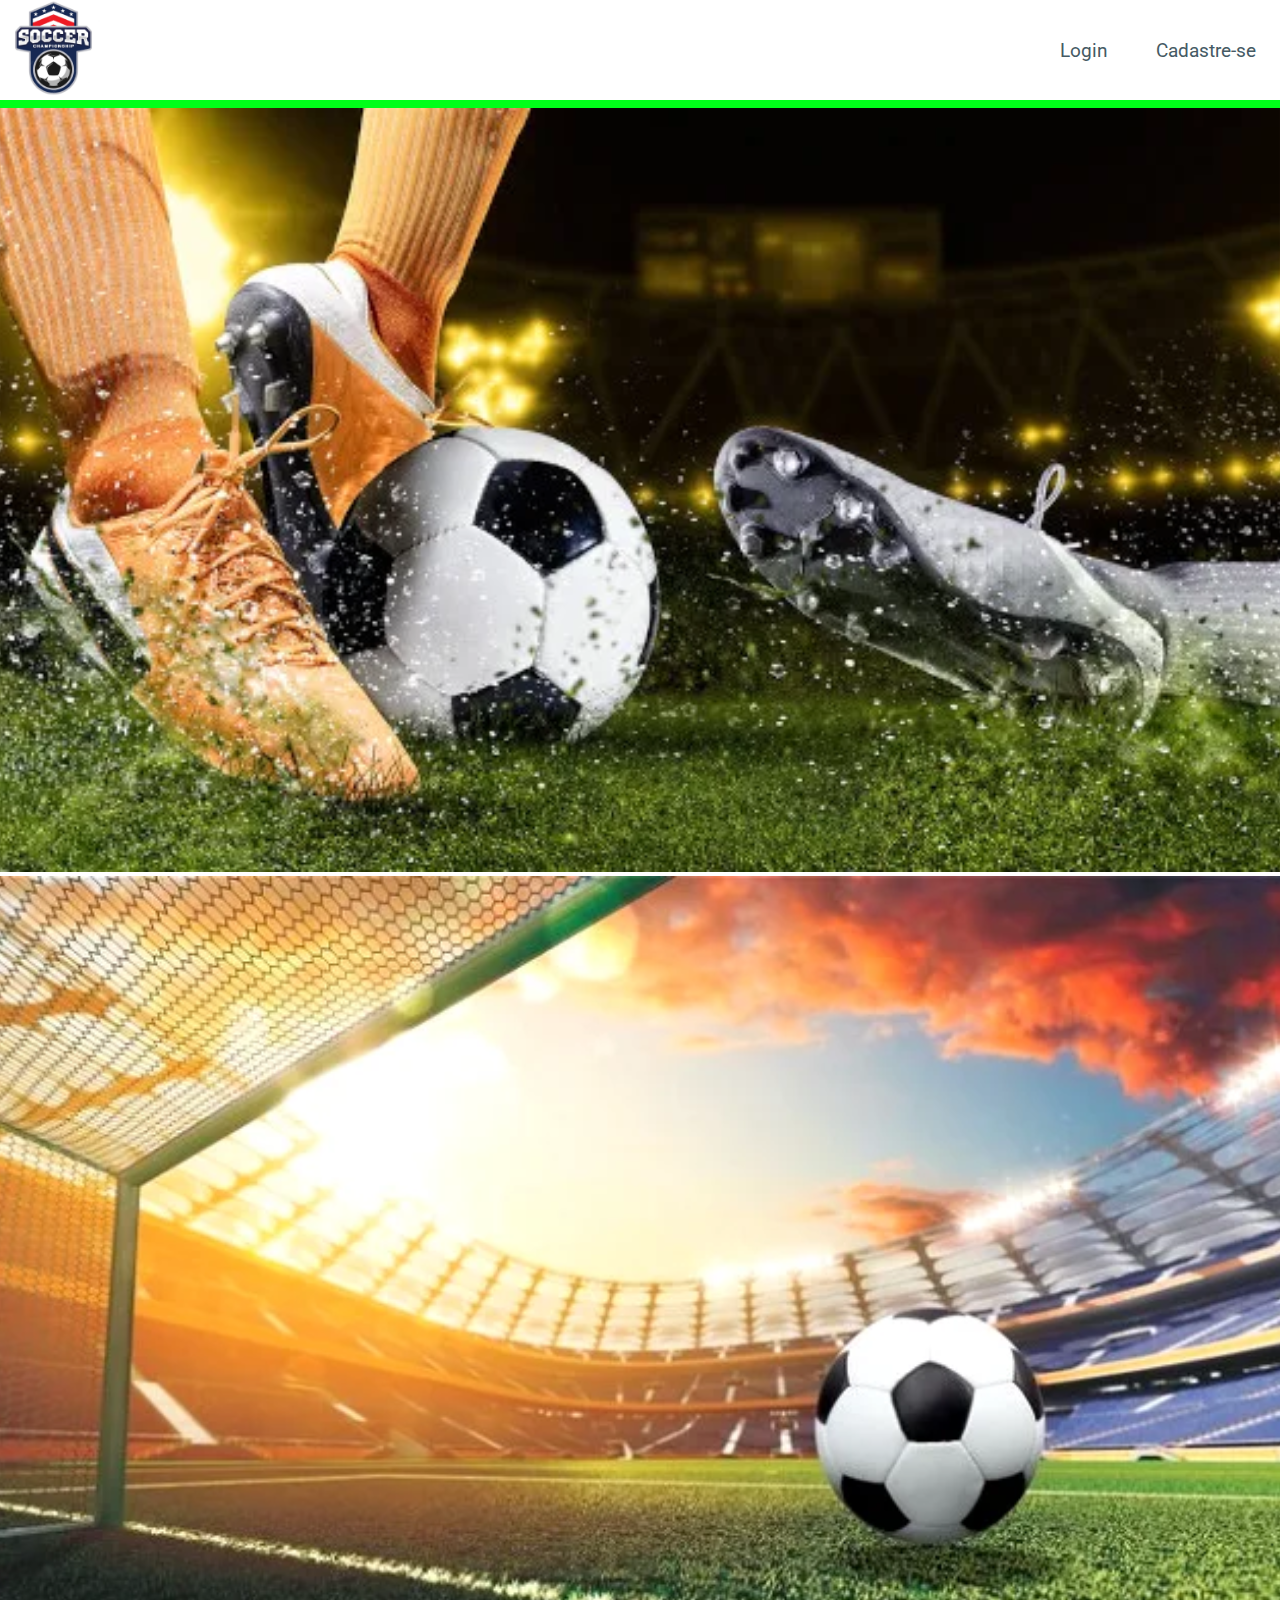
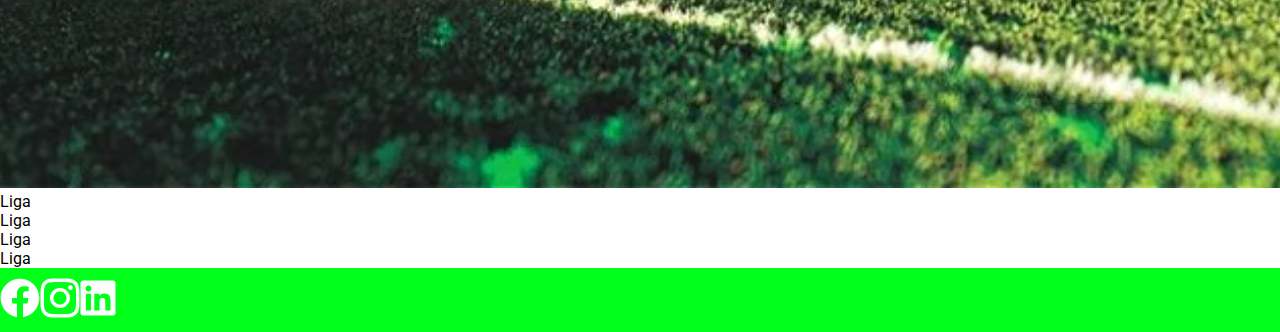
<file: index.html>
<!DOCTYPE html>
<html lang="en">
  <head>
    <meta charset="UTF-8" />
    <meta http-equiv="X-UA-Compatible" content="IE=edge" />
    <meta name="viewport" content="width=device-width, initial-scale=1.0" />
    <link rel="stylesheet" href="./CSS/estilo.css" />
    <title>Aula de Web 1</title>
  </head>
  <body>
    <header>
      <picture>
        <a href="index.html">
        <img src="./Img/image 1.png" alt="Logo" />
        </a>
      </picture>
      <nav>
        <ul>
          <li>
            <a href="login.html">Login</a>
          </li>
          <li>
            <a href="cadastrar.html">Cadastre-se</a>
          </li>
        </ul>
      </nav>
    </header>
    <main>
      <picture class="main">
        <img src="./Img/Principal1.svg" alt="Imagem principal" />
        <img src="./Img/Principal2.svg" alt="Imagem principal 2" />
      </picture>
      <section>
        <aside>
          <h4> Liga</h4>
        </aside>
        <aside>
          <h4> Liga</h4>
        </aside>
        <aside>
          <h4> Liga</h4>
        </aside>
        <aside>
          <h4> Liga</h4>
        </aside>
      </section>
    </main>
    <footer>
      <div class="content">
        <a href="https//www.facebook.com">
          <img src="./Img/Face.svg" alt="Facebook" />
        </a>
        <a href="https//www.instagram.com">
          <img src="./Img/Insta.svg" alt="Instagram" />
        </a>
        <a href="https//www.linkedim.com">
          <img src="./Img/linkedin.svg" alt="Linkedim" />
        </a>
      </div>
    </footer>
  </body>
</html>
</file>
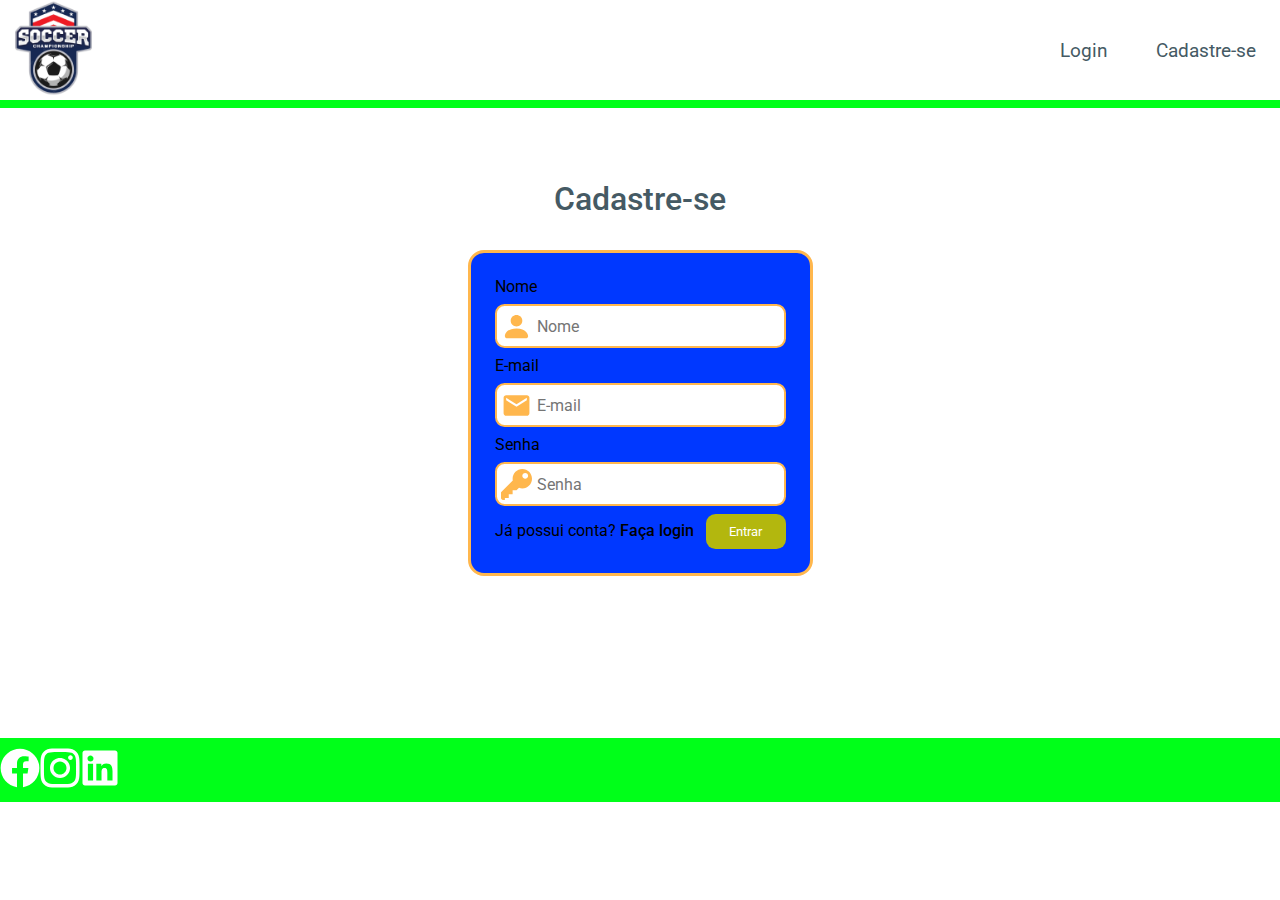
<file: cadastrar.html>
<!DOCTYPE html>
<html lang="en">
  <head>
    <meta charset="UTF-8" />
    <meta http-equiv="X-UA-Compatible" content="IE=edge" />
    <meta name="viewport" content="width=device-width, initial-scale=1.0" />
    <title>Site Alexandre</title>
    <link rel="stylesheet" href="./CSS/estilo.css" />
  </head>
  <body>
    <header>
      <picture>
        <a href="index.html">
          <img src="./Img/Logo.png" alt="Logo" />
        </a>
      </picture>
      <nav>
        <ul>
          <li>
            <a href="login.html">Login</a>
          </li>
          <li>
            <a href="cadastrar.html">Cadastre-se</a>
          </li>
        </ul>
      </nav>
    </header>
    <main class="content">
      <section class="auth">
        <h1>Cadastre-se</h1>
        <form action="cadastrar.html" method="post">
          <label for="nome">Nome</label>
          <div>
            <img src="./Img/person.svg" alt="Person" />
            <input
              type="text"
              name="nome"
              id="nome"
              required
              placeholder="Nome"
            />
          </div>
          <label for="email">E-mail</label>
          <div>
            <img src="./Img/email.svg" alt="Email" />
            <input
              type="email"
              name="email"
              id="email"
              required
              placeholder="E-mail"
            />
          </div>
          <label for="senha">Senha</label>
          <div>
            <img src="./Img/key.svg" alt="Key" />
            <input
              type="password"
              name="senha"
              id="senha"
              required
              placeholder="Senha"
            />
          </div>
          <p>
            Já possui conta? <a href="login.html">Faça login</a>
            <button type="submit">Entrar</button>
          </p>
        </form>
      </section>
    </main>
    <footer>
      <div class="content">
        <a href="https://www.facebook.com/" target="_blank">
          <img src="./Img/Face.svg" alt="Facebook" />
        </a>
        <a href="https://www.instagram.com/" target="_blank">
          <img src="./Img/Insta.svg" alt="Instagram" />
        </a>
        <a href="https://www.linkedin.com/" target="_blank">
          <svg
            width="40"
            height="40"
            viewBox="0 0 40 40"
            fill="none"
            xmlns="http://www.w3.org/2000/svg"
          >
            <path
              d="M35 2.5H4.99219C3.61719 2.5 2.5 3.63281 2.5 5.02344V34.9766C2.5 36.3672 3.61719 37.5 4.99219 37.5H35C36.375 37.5 37.5 36.3672 37.5 34.9766V5.02344C37.5 3.63281 36.375 2.5 35 2.5ZM13.0781 32.5H7.89062V15.7969H13.0859V32.5H13.0781ZM10.4844 13.5156C8.82031 13.5156 7.47656 12.1641 7.47656 10.5078C7.47656 8.85156 8.82031 7.5 10.4844 7.5C12.1406 7.5 13.4922 8.85156 13.4922 10.5078C13.4922 12.1719 12.1484 13.5156 10.4844 13.5156ZM32.5234 32.5H27.3359V24.375C27.3359 22.4375 27.2969 19.9453 24.6406 19.9453C21.9375 19.9453 21.5234 22.0547 21.5234 24.2344V32.5H16.3359V15.7969H21.3125V18.0781H21.3828C22.0781 16.7656 23.7734 15.3828 26.2969 15.3828C31.5469 15.3828 32.5234 18.8438 32.5234 23.3438V32.5Z"
              fill="white"
            />
          </svg>
        </a>
      </div>
    </footer>
  </body>
</html>
</file>
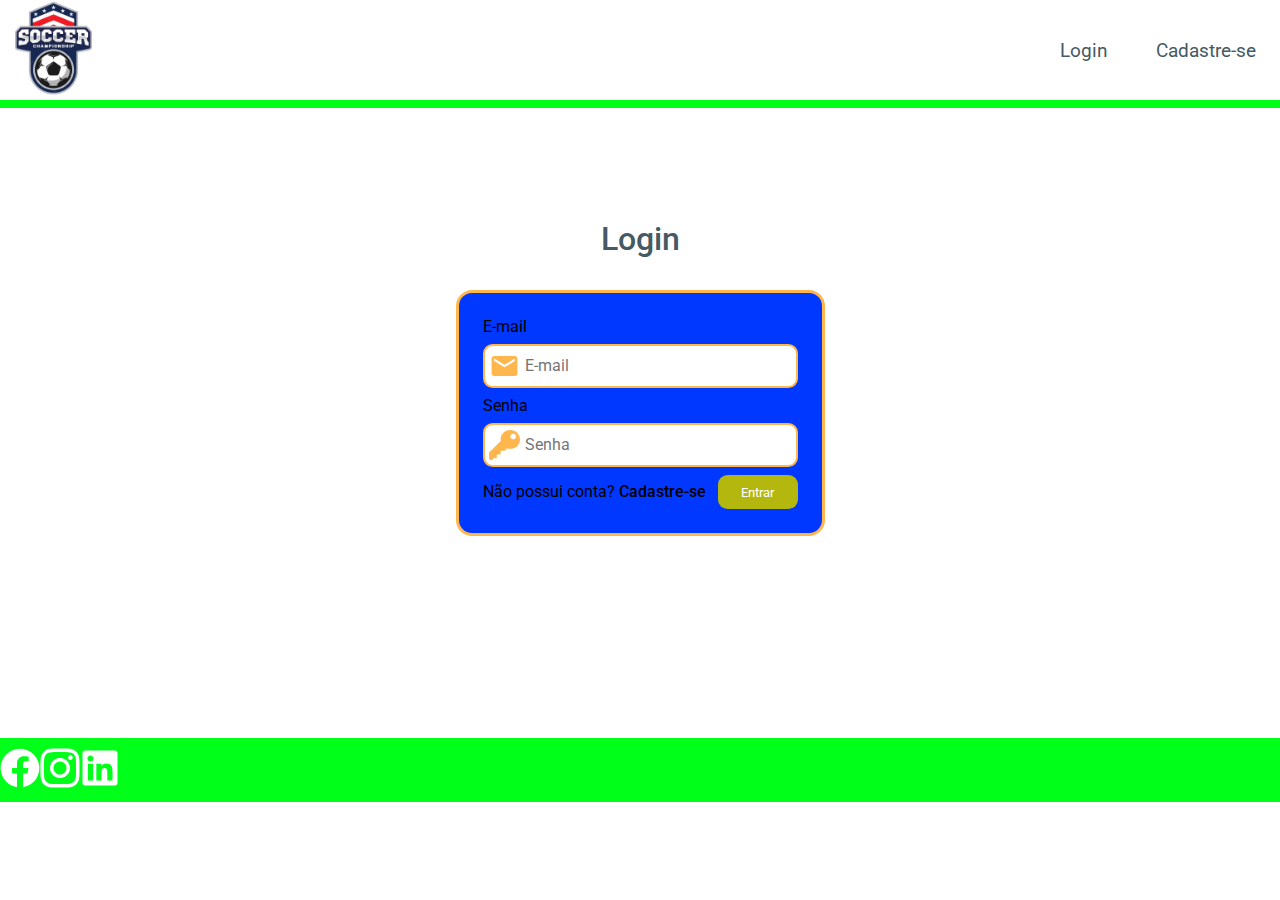
<file: login.html>
<!DOCTYPE html>
<html lang="en">
  <head>
    <meta charset="UTF-8" />
    <meta http-equiv="X-UA-Compatible" content="IE=edge" />
    <meta name="viewport" content="width=device-width, initial-scale=1.0" />
    <title>Site Alexandre</title>
    <link rel="stylesheet" href="./CSS/estilo.css" />
  </head>
  <body>
    <header>
      <picture>
        <a href="index.html">
          <img src="./Img/Logo.png" alt="Logo" />
        </a>
      </picture>
      <nav>
        <ul>
          <li>
            <a href="login.html">Login</a>
          </li>
          <li>
            <a href="cadastrar.html">Cadastre-se</a>
          </li>
        </ul>
      </nav>
    </header>
    <main class="content">
      <section class="auth">
        <h1>Login</h1>
        <form action="cadastrar.html" method="post">
          <label for="email">E-mail</label>
          <div>
            <img src="./Img/email.svg" alt="Email" />
            <input
              type="email"
              name="email"
              id="email"
              required
              placeholder="E-mail"
            />
          </div>
          <label for="senha">Senha</label>
          <div>
            <img src="./Img/key.svg" alt="Key" />
            <input
              type="password"
              name="senha"
              id="senha"
              required
              placeholder="Senha"
            />
          </div>
          <p>
            Não possui conta? <a href="cadastrar.html">Cadastre-se</a>
            <button type="submit">Entrar</button>
          </p>
        </form>
      </section>
    </main>
    <footer>
      <div class="content">
        <a href="https://www.facebook.com/" target="_blank">
          <img src="./Img/Face.svg" alt="Facebook" />
        </a>
        <a href="https://www.instagram.com/" target="_blank">
          <img src="./Img/Insta.svg" alt="Instagram" />
        </a>
        <a href="https://www.linkedin.com/" target="_blank">
          <svg
            width="40"
            height="40"
            viewBox="0 0 40 40"
            fill="none"
            xmlns="http://www.w3.org/2000/svg"
          >
            <path
              d="M35 2.5H4.99219C3.61719 2.5 2.5 3.63281 2.5 5.02344V34.9766C2.5 36.3672 3.61719 37.5 4.99219 37.5H35C36.375 37.5 37.5 36.3672 37.5 34.9766V5.02344C37.5 3.63281 36.375 2.5 35 2.5ZM13.0781 32.5H7.89062V15.7969H13.0859V32.5H13.0781ZM10.4844 13.5156C8.82031 13.5156 7.47656 12.1641 7.47656 10.5078C7.47656 8.85156 8.82031 7.5 10.4844 7.5C12.1406 7.5 13.4922 8.85156 13.4922 10.5078C13.4922 12.1719 12.1484 13.5156 10.4844 13.5156ZM32.5234 32.5H27.3359V24.375C27.3359 22.4375 27.2969 19.9453 24.6406 19.9453C21.9375 19.9453 21.5234 22.0547 21.5234 24.2344V32.5H16.3359V15.7969H21.3125V18.0781H21.3828C22.0781 16.7656 23.7734 15.3828 26.2969 15.3828C31.5469 15.3828 32.5234 18.8438 32.5234 23.3438V32.5Z"
              fill="white"
            />
          </svg>
        </a>
      </div>
    </footer>
  </body>
</html>
</file>
<file: CSS/estilo.css>
@import url("https://fonts.googleapis.com/css2?family=Roboto:wght@300;500;900&display=swap");
* {
  box-sizing: border-box;
  margin: 0;
  padding: 0;
  outline: 0;
  font-family: Roboto;
  font-weight: 400;
}
:root {
  --primary:#455A64;
  --secondary:#00FF19;
  --third:#0038FF;
  --fourth: #FFB74D;
  --fourth-light:#B3B70E;
  --white: #ffff;
  --black: #000;
}
header {
  display: flex;
  border-bottom: 0.5rem solid var(--secondary);
}
header picture img {
  height: 6rem;
}
header nav{
    width: 100%;
  display: flex;
  justify-content: flex-end;
}
header nav ul {
    list-style-type: none;
    display: flex;
    align-items: center;
}
header nav ul li {
    margin: 0 1.5rem;
  }
  header nav ul li a{
    text-decoration: none;
    font-size: 1.2rem;
  color: var(--primary);


  }
  main {
    min-height: 70vh;
  }
  footer {
    background-color: var(--secondary);
    height: 4rem;
    display: flex;
    align-items: center;
  }
  footer > div{
      display:flex;
      align-items: center ;
  }
 .content{

    width: 100% ;
    max-width: 1372px ;
    margin: 0 auto ;
 }
 /*Specific main*/
 main > picture.main > img {

    width: 100% ;
 }
 main > section.main{

    display: grid;
    grid-template-columns: auto auto auto auto;
    gap: 0.5rem;
 }

 /* cards */
.card {
  background-color: var(--third);
  border-radius: 0.5rem;
  padding: 0.4rem;
}
.card > h3,
.card > h4 {
  margin-bottom: 0.5rem;
}

@media (max-width: 1010px) {
  main > section.main {
    grid-template-columns: auto auto auto;
  }
}
@media (max-width: 760px) {
  main > section.main {
    grid-template-columns: auto auto;
  }
}
@media (max-width: 500px) {
  main > section.main {
    grid-template-columns: auto;
  }
}

/* Specific Login */
main > section.auth {
  height: 60vh;
  display: flex;
  flex-direction: column;
  align-items: center;
  justify-content: center;
}
main > section.auth > h1 {
  color: var(--primary);
  font-weight: 500;
  margin-bottom: 2rem;
  font-size: 2rem;
}
main > section.auth > form {
  background-color: var(--third);
  border: 0.2rem solid var(--fourth);
  border-radius: 1rem;
  padding: 1.5rem;
}
main > section.auth > form > div {
  background-color: var(--white);
  border: 0.15rem solid var(--fourth);
  border-radius: 0.6rem;
  display: flex;
  margin: 0.5rem 0;
}
main > section.auth > form > div > img {
  height: 2.5rem;
  padding: 0.3rem;
}
main > section.auth > form > div > input {
  width: 100%;
  font-size: 1rem;
  border: 0;
  background-color: transparent;
}
main > section.auth > form > p > a {
  text-decoration: none;
  color: var(--black);
  font-weight: 500;
}
main > section.auth > form > p > button {
  background-color: var(--fourth-light);
  color: var(--white);
  padding: 0.6rem;
  border: 0;
  border-radius: 0.6rem;
  width: 5rem;
  margin-left: 0.5rem;
}
</file>
